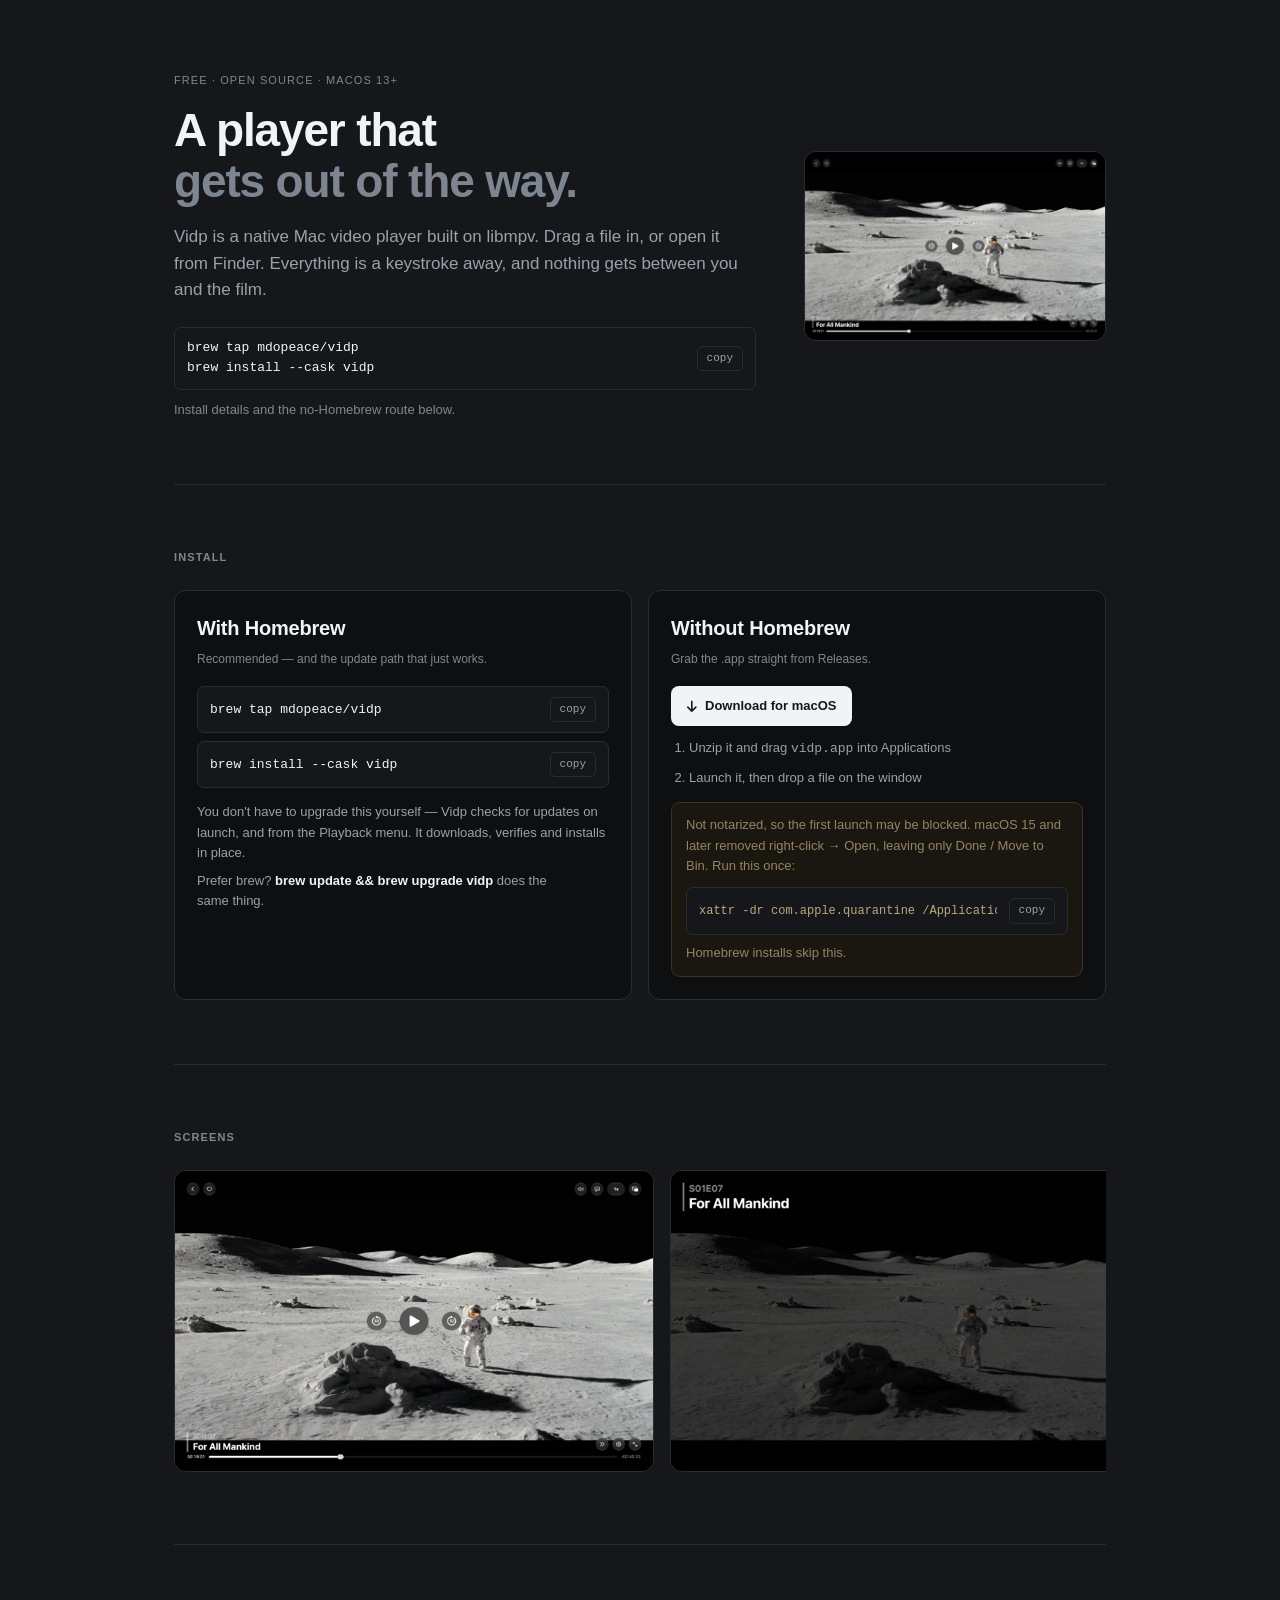
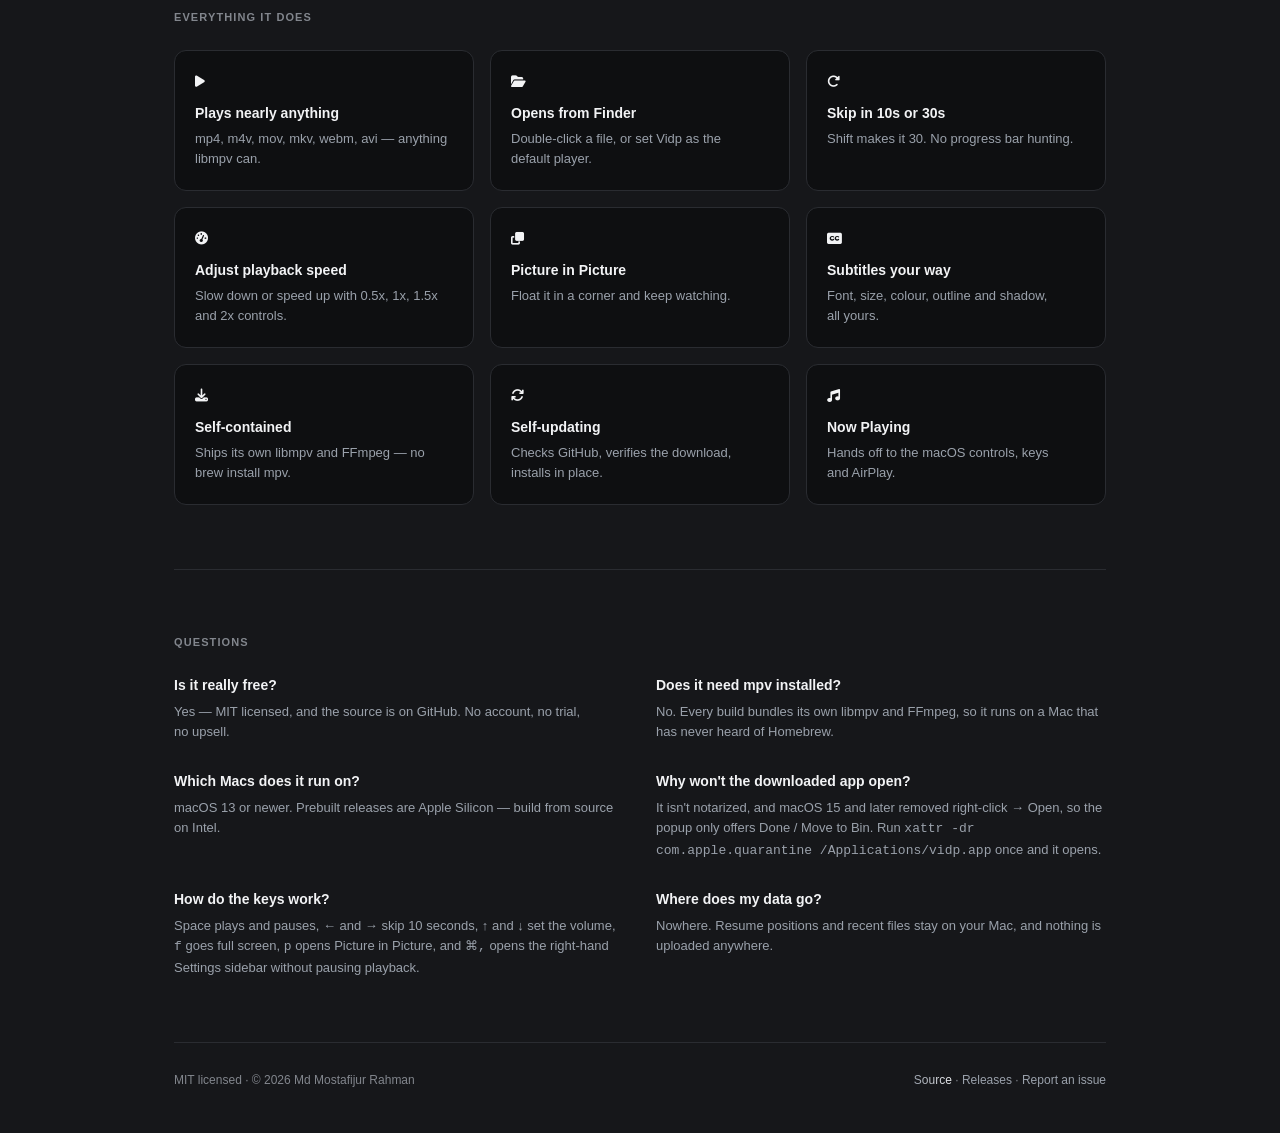
<file: docs/index.html>
<!doctype html>
<html lang="en">
  <head>
    <meta charset="utf-8" />
    <meta name="viewport" content="width=device-width, initial-scale=1" />
    <title>Vidp — a video player built on libmpv</title>
    <meta
      name="description"
      content="Vidp is a free, open-source video player for macOS 13+. Keyboard-driven, built on libmpv, and it plays nearly anything mpv can. Native AppKit, no Electron."
    />
    <meta name="theme-color" content="#16171a" />
    <link rel="icon" href="icon.png" />
    <meta property="og:type" content="website" />
    <meta property="og:title" content="Vidp — a video player built on libmpv" />
    <meta
      property="og:description"
      content="Native AppKit video player for macOS. Drag a file in, or open it from Finder. mp4, mkv, webm, mov, avi."
    />
    <meta
      property="og:image"
      content="https://mdopeace.github.io/vidp/social.png"
    />
    <meta property="og:image:width" content="1200" />
    <meta property="og:image:height" content="630" />
    <meta
      name="twitter:image"
      content="https://mdopeace.github.io/vidp/social.png"
    />
    <meta name="twitter:card" content="summary_large_image" />
    <link rel="stylesheet" href="style.css" />
    <link
      rel="stylesheet"
      href="https://cdnjs.cloudflare.com/ajax/libs/font-awesome/6.7.2/css/all.min.css"
    />
  </head>
  <body>
    <div class="wrap">
      <div class="hero">
        <div class="hero-copy">
          <p class="eyebrow">Free · Open source · macOS 13+</p>
          <h1>A player that <em>gets out of the way.</em></h1>
          <p class="sub">
            Vidp is a native Mac video player built on libmpv. Drag a file in,
            or open it from Finder. Everything is a keystroke away, and nothing
            gets between you and the film.
          </p>
          <div class="cmd" style="margin-top: 24px">
            <pre><code>brew tap mdopeace/vidp
brew install --cask vidp</code></pre>
            <button
              class="copy"
              data-copy="brew tap mdopeace/vidp
brew install --cask vidp"
              aria-live="polite"
            >
              copy
            </button>
          </div>
          <p style="font-size: 13px; color: var(--faint); margin: 10px 0 0">
            Install details and the no-Homebrew route below.
          </p>
        </div>
        <div class="shot">
          <img
            src="screenshots/paused.png"
            alt="Vidp paused on a lunar scene, with playback controls, the video title, and timeline visible"
          />
        </div>
      </div>

      <section id="install">
        <h2 class="lbl">Install</h2>
        <div class="install">
          <div class="card">
            <h2>With Homebrew</h2>
            <p class="tag">
              Recommended — and the update path that just works.
            </p>
            <div class="cmd">
              <code>brew tap mdopeace/vidp</code>
              <button
                class="copy"
                data-copy="brew tap mdopeace/vidp"
                aria-live="polite"
              >
                copy
              </button>
            </div>
            <div class="cmd">
              <code>brew install --cask vidp</code>
              <button
                class="copy"
                data-copy="brew install --cask vidp"
                aria-live="polite"
              >
                copy
              </button>
            </div>
            <p style="font-size: 13px; color: var(--muted); margin: 14px 0 0">
              You don't have to upgrade this yourself — Vidp checks for updates
              on launch, and from the Playback menu. It downloads, verifies and
              installs in place.
            </p>
            <p style="font-size: 13px; color: var(--muted); margin: 8px 0 0">
              Prefer brew?
              <b style="color: var(--text)"
                >brew update &amp;&amp; brew upgrade vidp</b
              >
              does the same thing.
            </p>
          </div>
          <div class="card">
            <h2>Without Homebrew</h2>
            <p class="tag">Grab the .app straight from Releases.</p>
            <a
              class="btn"
              href="https://github.com/mdopeace/vidp/releases/latest/download/vidp.app.zip"
              ><i class="fa-solid fa-arrow-down" aria-hidden="true"></i>
              Download for macOS</a
            >
            <ol class="steps">
              <li>Unzip it and drag <code>vidp.app</code> into Applications</li>
              <li>Launch it, then drop a file on the window</li>
            </ol>
            <div class="note">
              Not notarized, so the first launch may be blocked. macOS 15 and
              later removed right-click → Open, leaving only Done / Move to Bin.
              Run this once:
              <div class="cmd" style="margin-top: 10px">
                <pre><code>xattr -dr com.apple.quarantine /Applications/vidp.app</code></pre>
                <button
                  class="copy"
                  data-copy="xattr -dr com.apple.quarantine /Applications/vidp.app"
                  aria-live="polite"
                >
                  copy
                </button>
              </div>
              Homebrew installs skip this.
            </div>
          </div>
        </div>
      </section>

      <section id="screens">
        <h2 class="lbl">Screens</h2>
        <div
          class="strip"
          tabindex="0"
          role="region"
          aria-label="Screenshots, scroll horizontally"
        >
          <div class="frame">
            <img
              src="screenshots/paused.png"
              loading="lazy"
              alt="Vidp paused on a lunar scene, with playback controls, the video title, and timeline visible"
            />
          </div>
          <div class="frame">
            <img
              src="screenshots/overlay.png"
              loading="lazy"
              alt="Paused video player showing 10-second skip controls and the episode label “S01E07 For All Mankind”"
            />
          </div>
          <div class="frame">
            <img
              src="screenshots/settings.png"
              loading="lazy"
              alt="Vidp's settings panel beside paused video, with controls for on-screen display and subtitle font, style, color, outline, and shadow"
            />
          </div>
          <div class="frame">
            <img
              src="screenshots/pip.png"
              loading="lazy"
              alt="A small floating Picture in Picture video window in the upper-right corner"
            />
          </div>
          <div class="frame">
            <img
              src="screenshots/home.png"
              loading="lazy"
              alt="Vidp's Home view with sidebar navigation and a prompt to drag and drop a video to play"
            />
          </div>
        </div>
      </section>

      <section id="features">
        <h2 class="lbl">Everything it does</h2>
        <div class="grid">
          <div class="tile">
            <div class="glyph">
              <i class="fa-solid fa-play" aria-hidden="true"></i>
            </div>
            <h3>Plays nearly anything</h3>
            <p>mp4, m4v, mov, mkv, webm, avi — anything libmpv can.</p>
          </div>
          <div class="tile">
            <div class="glyph">
              <i class="fa-solid fa-folder-open" aria-hidden="true"></i>
            </div>
            <h3>Opens from Finder</h3>
            <p>Double-click a file, or set Vidp as the default player.</p>
          </div>
          <div class="tile">
            <div class="glyph">
              <i class="fa-solid fa-rotate-right" aria-hidden="true"></i>
            </div>
            <h3>Skip in 10s or 30s</h3>
            <p>Shift makes it 30. No progress bar hunting.</p>
          </div>
          <div class="tile">
            <div class="glyph">
              <i class="fa-solid fa-gauge-high" aria-hidden="true"></i>
            </div>
            <h3>Adjust playback speed</h3>
            <p>Slow down or speed up with 0.5x, 1x, 1.5x and 2x controls.</p>
          </div>
          <div class="tile">
            <div class="glyph">
              <i class="fa-solid fa-clone" aria-hidden="true"></i>
            </div>
            <h3>Picture in Picture</h3>
            <p>Float it in a corner and keep watching.</p>
          </div>
          <div class="tile">
            <div class="glyph">
              <i class="fa-solid fa-closed-captioning" aria-hidden="true"></i>
            </div>
            <h3>Subtitles your way</h3>
            <p>Font, size, colour, outline and shadow, all yours.</p>
          </div>
          <div class="tile">
            <div class="glyph">
              <i class="fa-solid fa-download" aria-hidden="true"></i>
            </div>
            <h3>Self-contained</h3>
            <p>Ships its own libmpv and FFmpeg — no brew install mpv.</p>
          </div>
          <div class="tile">
            <div class="glyph">
              <i class="fa-solid fa-arrows-rotate" aria-hidden="true"></i>
            </div>
            <h3>Self-updating</h3>
            <p>Checks GitHub, verifies the download, installs in place.</p>
          </div>
          <div class="tile">
            <div class="glyph">
              <i class="fa-solid fa-music" aria-hidden="true"></i>
            </div>
            <h3>Now Playing</h3>
            <p>Hands off to the macOS controls, keys and AirPlay.</p>
          </div>
        </div>
      </section>

      <section id="faq">
        <h2 class="lbl">Questions</h2>
        <div class="faq">
          <div>
            <h3>Is it really free?</h3>
            <p>
              Yes — MIT licensed, and the source is on GitHub. No account, no
              trial, no upsell.
            </p>
          </div>
          <div>
            <h3>Does it need mpv installed?</h3>
            <p>
              No. Every build bundles its own libmpv and FFmpeg, so it runs on a
              Mac that has never heard of Homebrew.
            </p>
          </div>
          <div>
            <h3>Which Macs does it run on?</h3>
            <p>
              macOS 13 or newer. Prebuilt releases are Apple Silicon — build
              from source on Intel.
            </p>
          </div>
          <div>
            <h3>Why won't the downloaded app open?</h3>
            <p>
              It isn't notarized, and macOS 15 and later removed right-click →
              Open, so the popup only offers Done / Move to Bin. Run
              <code>xattr -dr com.apple.quarantine /Applications/vidp.app</code>
              once and it opens.
            </p>
          </div>
          <div>
            <h3>How do the keys work?</h3>
            <p>
              Space plays and pauses, ← and → skip 10 seconds, ↑ and ↓ set the
              volume, <code>f</code> goes full screen, <code>p</code> opens
              Picture in Picture, and <code>⌘,</code> opens the right-hand
              Settings sidebar without pausing playback.
            </p>
          </div>
          <div>
            <h3>Where does my data go?</h3>
            <p>
              Nowhere. Resume positions and recent files stay on your Mac, and
              nothing is uploaded anywhere.
            </p>
          </div>
        </div>
      </section>

      <footer>
        <span>MIT licensed · © 2026 Md Mostafijur Rahman</span>
        <span>
          <a class="shine" href="https://github.com/mdopeace/vidp">Source</a>
          ·
          <a href="https://github.com/mdopeace/vidp/releases">Releases</a>
          ·
          <a href="https://github.com/mdopeace/vidp/issues">Report an issue</a>
        </span>
      </footer>
    </div>

    <script src="copy.js"></script>
  </body>
</html>
</file>
<file: docs/style.css>
:root {
  --bg: #16171a;
  --panel: #0e0f11;
  --line: #2a2c31;
  --text: #f2f3f5;
  --muted: #9aa1ab;
  --faint: #82868d; /* 4.84:1 on --bg */
  --amber-bg: #1a1710;
  --amber-line: #3a3222;
  --amber: #948464; /* 4.89:1 on --amber-bg */
  --maxw: 980px;
}
* {
  box-sizing: border-box;
}
html {
  -webkit-text-size-adjust: 100%;
}
body {
  margin: 0;
  background: var(--bg);
  color: var(--text);
  font-family:
    -apple-system, BlinkMacSystemFont, "SF Pro Text", "Helvetica Neue",
    sans-serif;
  font-size: 16px;
  line-height: 1.55;
  -webkit-font-smoothing: antialiased;
}
.wrap {
  max-width: var(--maxw);
  margin: 0 auto;
  padding: 0 24px;
}
section {
  padding: 64px 0;
  border-top: 1px solid var(--line);
}
.lbl {
  font-size: 11px;
  font-weight: 600;
  text-transform: uppercase;
  letter-spacing: 0.1em;
  color: var(--faint);
  margin: 0 0 24px;
}
h1 {
  font-size: clamp(32px, 5vw, 46px);
  font-weight: 700;
  letter-spacing: -0.025em;
  line-height: 1.1;
  margin: 0;
}
/* The line break is the design: "A player that" white, "gets out of the
     way." grey, each on its own line. Forcing it at the <em> also keeps the
     colour change aligned with the break. */
h1 em {
  display: block;
  font-style: normal;
  color: #7d8590;
}
/* Headlines get balanced; body copy gets pretty. Short paragraphs (tile
     and FAQ blurbs) would look cramped if forced to balance. */
p,
li {
  text-wrap: pretty;
}
code {
  overflow-wrap: anywhere;
}
h2 {
  font-size: 20px;
  font-weight: 650;
  margin: 0 0 6px;
  letter-spacing: -0.01em;
}
code,
.cmd {
  font-family: ui-monospace, SFMono-Regular, Menlo, monospace;
}

/* hero */
.hero {
  display: flex;
  gap: 48px;
  align-items: center;
  padding: 72px 0 64px;
}
.hero-copy {
  flex: 1;
  min-width: 0;
}
.eyebrow {
  font-size: 11px;
  text-transform: uppercase;
  letter-spacing: 0.1em;
  color: var(--faint);
  margin: 0 0 16px;
}
.sub {
  font-size: 17px;
  color: var(--muted);
  margin: 18px 0 0;
}
.shot {
  background: var(--panel);
  border: 1px solid var(--line);
  border-radius: 12px;
  overflow: hidden;
}
.shot img {
  display: block;
  width: auto;
  height: auto;
  max-width: 300px;
  margin: 0 auto;
}

/* install */
.install {
  display: grid;
  grid-template-columns: 1fr 1fr;
  gap: 16px;
}
.card {
  background: var(--panel);
  border: 1px solid var(--line);
  border-radius: 12px;
  padding: 22px;
  /* Grid items default to min-width:auto, which locks the track to the
       nowrap command's width and pushes the card past the viewport. */
  min-width: 0;
}
.card .tag {
  font-size: 12px;
  color: var(--faint);
  margin: 0 0 18px;
}
.cmd {
  background: var(--bg);
  border: 1px solid var(--line);
  border-radius: 7px;
  padding: 10px 12px;
  font-size: 13px;
  color: var(--text);
  display: flex;
  align-items: center;
  justify-content: space-between;
  gap: 12px;
  margin-bottom: 8px;
}
.cmd pre {
  margin: 0;
  min-width: 0;
  overflow-x: auto;
  white-space: pre;
  scrollbar-width: thin;
}
.cmd > code {
  overflow-x: auto;
  white-space: pre;
  min-width: 0;
  scrollbar-width: thin;
}
.cmd pre::-webkit-scrollbar,
.cmd > code::-webkit-scrollbar {
  height: 4px;
}
.cmd pre::-webkit-scrollbar-thumb,
.cmd > code::-webkit-scrollbar-thumb {
  background: var(--line);
  border-radius: 2px;
}
.copy {
  font: inherit;
  font-size: 11px;
  color: var(--muted);
  background: none;
  border: 1px solid var(--line);
  border-radius: 5px;
  padding: 3px 9px;
  cursor: pointer;
  flex: none;
}
.copy:hover {
  color: var(--text);
  border-color: var(--faint);
}
.copy.done {
  color: #3fb950;
  border-color: #2c4a32;
}
.copy.failed {
  color: var(--amber);
  border-color: var(--amber-line);
}
.btn {
  display: inline-flex;
  align-items: center;
  gap: 8px;
  background: var(--text);
  color: var(--bg);
  font-size: 13px;
  font-weight: 600;
  text-decoration: none;
  padding: 10px 16px;
  border-radius: 8px;
}
.btn:hover {
  opacity: 0.85;
}
.steps {
  font-size: 13px;
  color: var(--muted);
  margin: 12px 0 0;
  padding-left: 18px;
}
.steps li {
  margin-bottom: 8px;
}
.note {
  font-size: 13px;
  color: var(--amber);
  background: var(--amber-bg);
  border: 1px solid var(--amber-line);
  border-radius: 9px;
  padding: 12px 14px;
  margin: 14px 0 0;
  line-height: 1.6;
}
.note code {
  color: #b9a87f;
  font-size: 12px;
}

/* gallery */
.strip {
  display: flex;
  gap: 16px;
  overflow-x: auto;
  scroll-snap-type: x mandatory;
  padding-bottom: 8px;
  scrollbar-width: thin;
}
.strip::-webkit-scrollbar {
  height: 6px;
}
.strip::-webkit-scrollbar-thumb {
  background: var(--line);
  border-radius: 3px;
}
.frame {
  flex: 0 0 auto;
  background: var(--panel);
  border: 1px solid var(--line);
  border-radius: 12px;
  scroll-snap-align: center;
  overflow: hidden;
  width: auto;
}
.frame img {
  display: block;
  width: auto;
  height: 300px;
}

/* features */
.grid {
  display: grid;
  grid-template-columns: repeat(3, 1fr);
  gap: 16px;
}
.tile {
  background: var(--panel);
  border: 1px solid var(--line);
  border-radius: 12px;
  padding: 20px;
}
.tile .glyph {
  height: 22px;
  display: flex;
  align-items: center;
}
.tile h3 {
  font-size: 14px;
  font-weight: 600;
  margin: 10px 0 0;
}
.tile p {
  font-size: 13px;
  color: var(--muted);
  margin: 5px 0 0;
}
.tile .glyph i {
  display: block;
  font-size: 13px;
  line-height: 1;
}

/* faq */
.faq {
  display: grid;
  grid-template-columns: 1fr 1fr;
  gap: 28px 32px;
}
.faq h3 {
  font-size: 14px;
  font-weight: 600;
  margin: 0 0 6px;
}
.faq p {
  font-size: 13px;
  color: var(--muted);
  margin: 0;
}

/* footer */
footer {
  border-top: 1px solid var(--line);
  padding: 28px 0 48px;
  font-size: 12px;
  color: var(--faint);
  display: flex;
  justify-content: space-between;
  gap: 16px;
  flex-wrap: wrap;
}
footer a {
  color: var(--muted);
  text-decoration: none;
}
footer a:hover {
  color: var(--text);
}
@media (prefers-reduced-motion: no-preference) {
  footer a.shine {
    background: linear-gradient(90deg, var(--muted), var(--text), var(--muted));
    background-size: 220% 100%;
    -webkit-background-clip: text;
    background-clip: text;
    color: transparent;
    animation: shine 4s linear infinite;
  }
  /* background-position % resolve against (container - image) = -120% here,
       so -220% fell short and the loop restarted early. 183.33% is exactly one
       220% image width, so the cycle closes. */
  @keyframes shine {
    from {
      background-position: 183.33% 0;
    }
    to {
      background-position: 0 0;
    }
  }
}

/* Tablet keeps the desktop's two-column hero — stacking it looked wrong, and
     it halved the description to four narrow lines. Only the gap and the shot
     shrink, so the copy keeps its width. */
@media (max-width: 1000px) and (min-width: 721px) {
  .hero {
    gap: 32px;
  }
  .shot img {
    max-width: 260px;
  }
}
@media (max-width: 720px) {
  .hero {
    flex-direction: column;
    align-items: stretch;
    gap: 32px;
  }
  .shot img {
    max-width: 100%;
  }
}
@media (max-width: 860px) {
  .grid {
    grid-template-columns: 1fr 1fr;
  }
}
@media (max-width: 560px) {
  .install,
  .grid,
  .faq {
    grid-template-columns: 1fr;
  }
}
</file>
